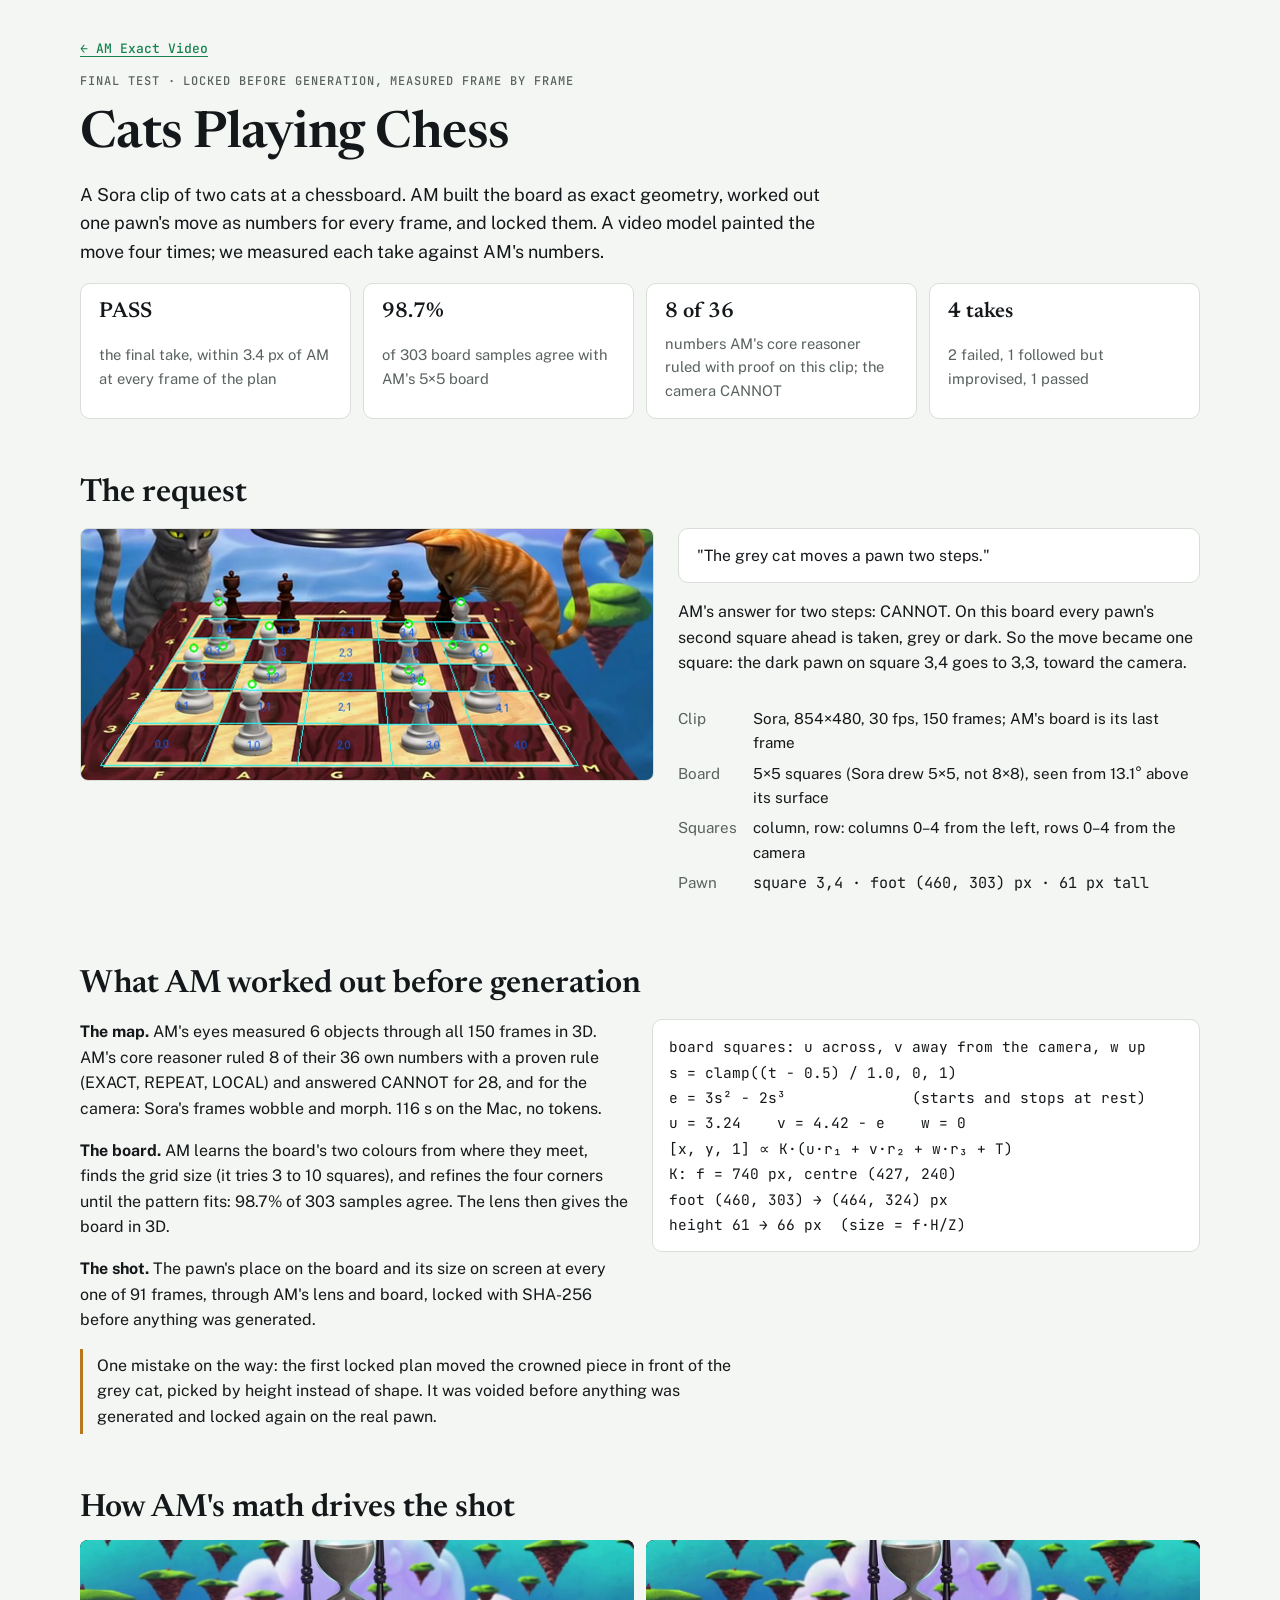
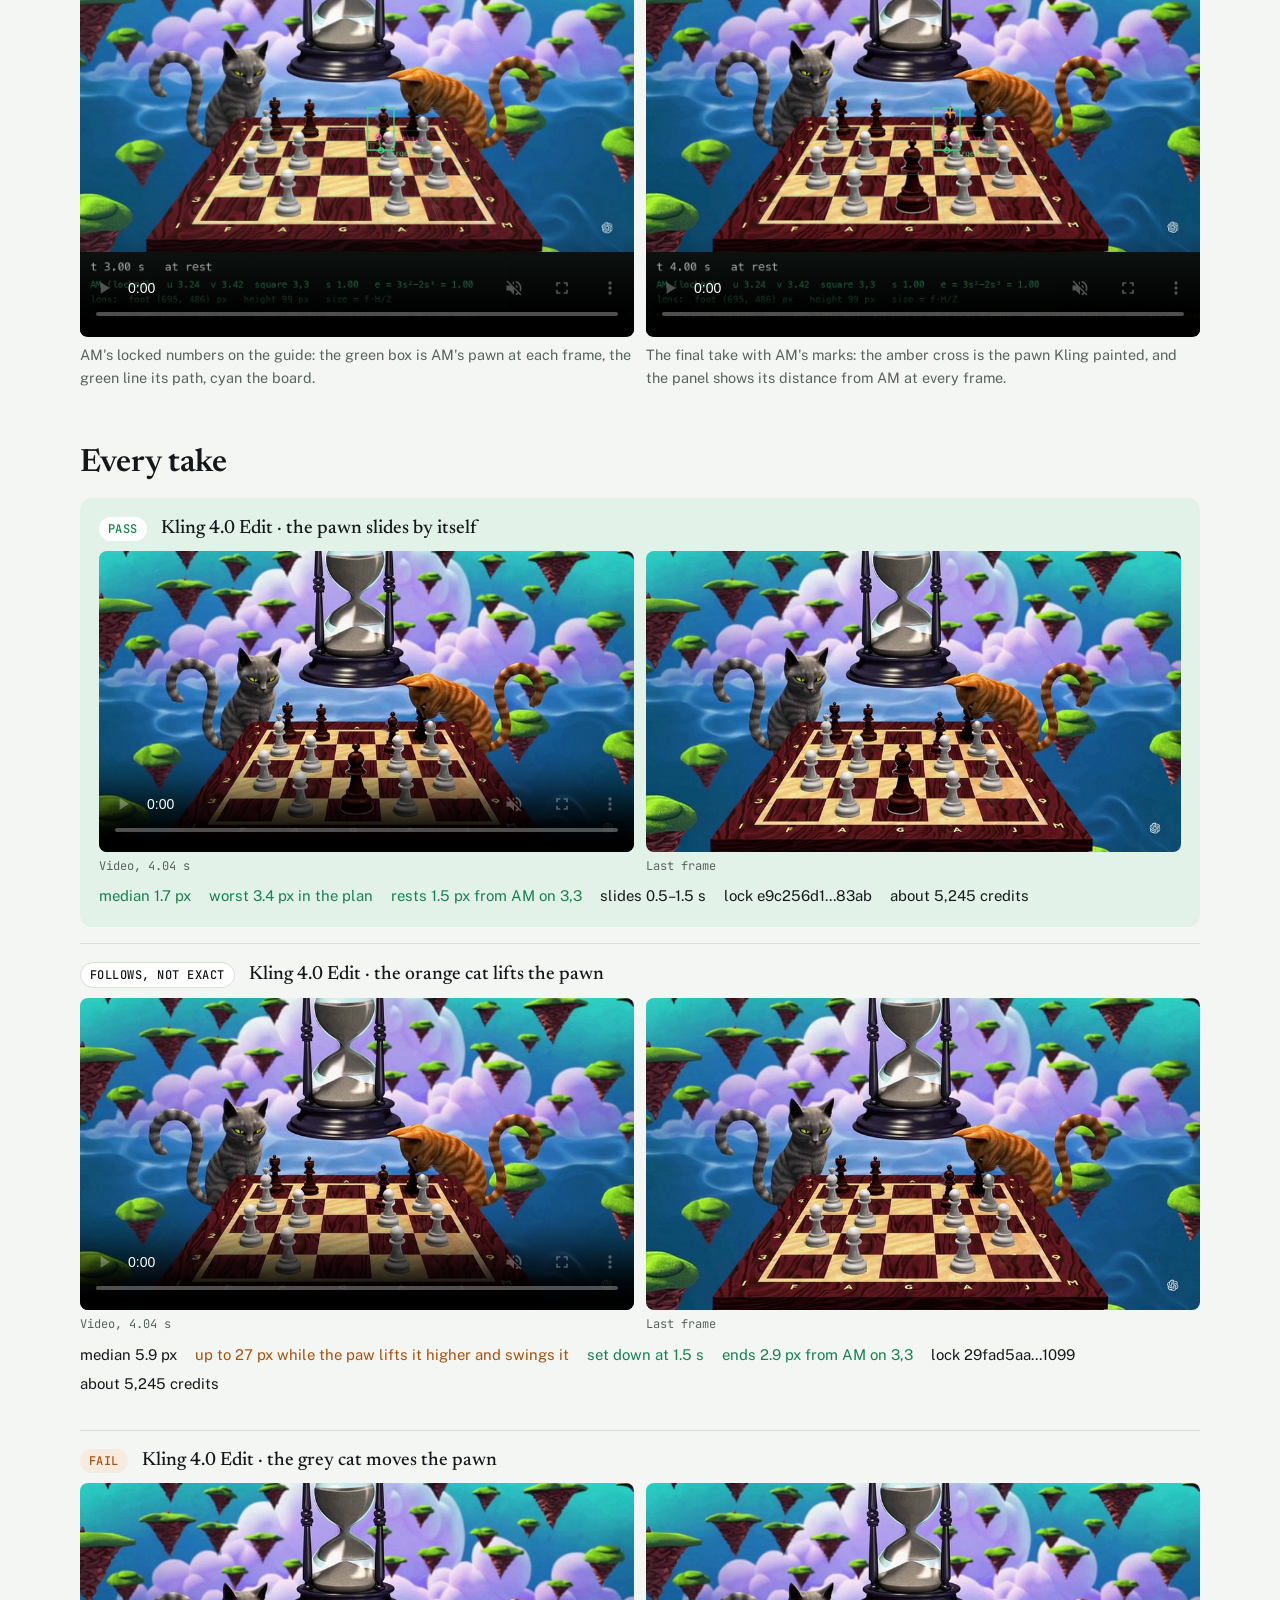
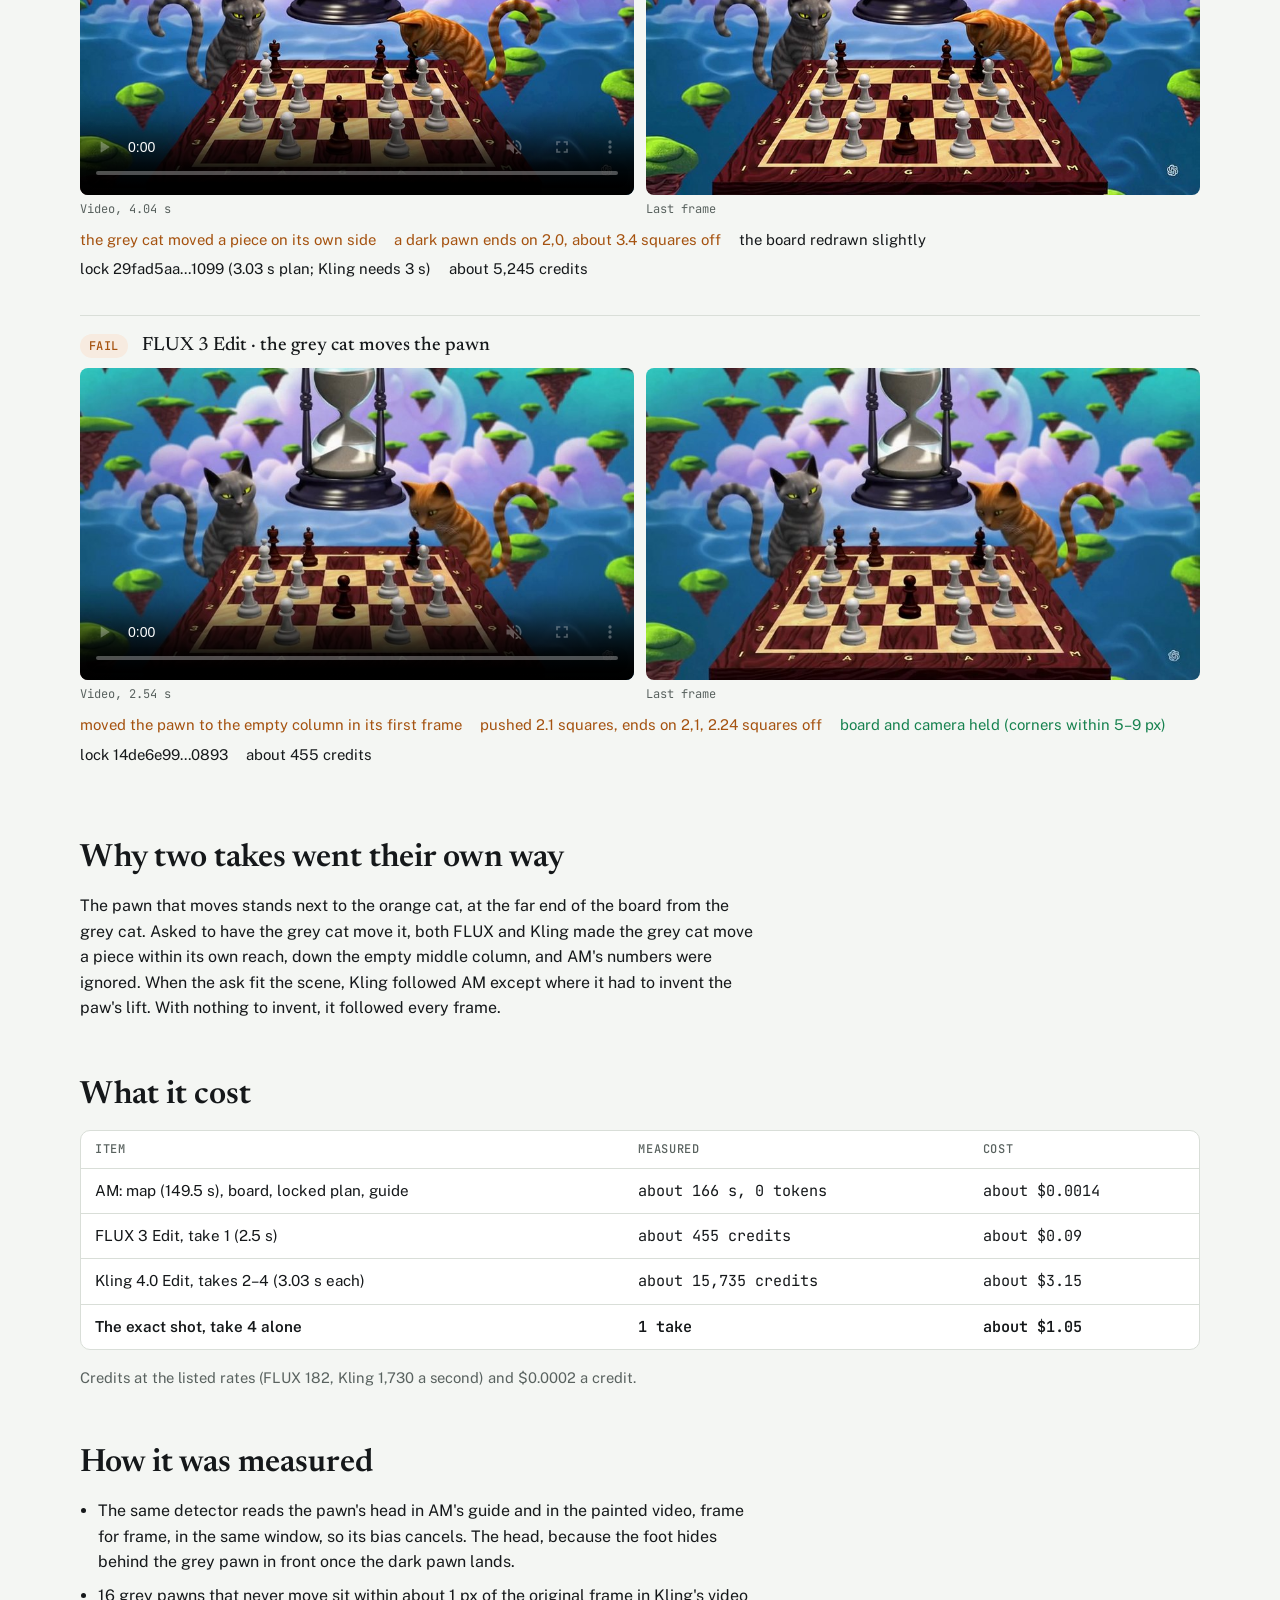
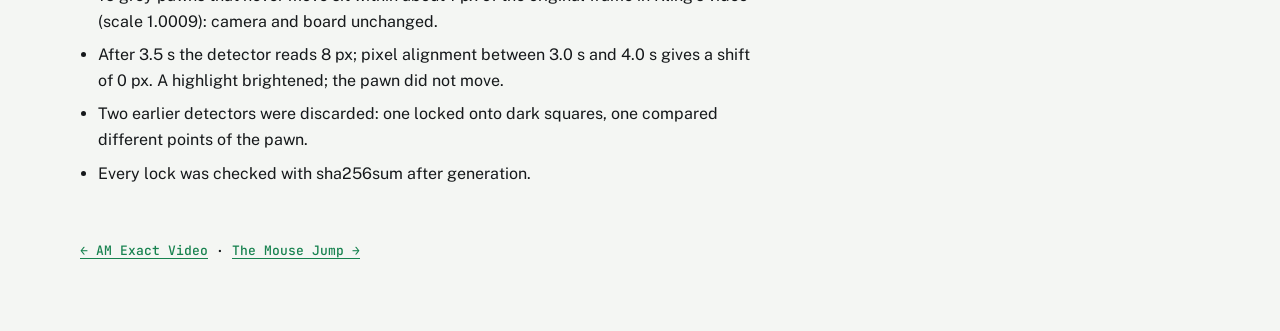
<file: site/chess.html>
<!doctype html>
<html lang="en">
<head>
<meta charset="utf-8">
<meta name="viewport" content="width=device-width, initial-scale=1, viewport-fit=cover">
<title>Cats Playing Chess</title>
<link rel="preconnect" href="https://fonts.googleapis.com">
<link rel="preconnect" href="https://fonts.gstatic.com" crossorigin>
<link rel="stylesheet" href="https://fonts.googleapis.com/css2?family=Newsreader:opsz,wght@6..72,500;6..72,600&family=Public+Sans:wght@400;500;600&family=JetBrains+Mono:wght@400;500&display=swap">
<link rel="stylesheet" href="site.css">
</head>
<body>
<main>
  <header class="stack">
    <a class="back" href="index.html">← AM Exact Video</a>
    <div class="eyebrow">Final test · locked before generation, measured frame by frame</div>
    <h1>Cats Playing Chess</h1>
    <p class="lede prose">A Sora clip of two cats at a chessboard. AM built the board as exact geometry, worked out one pawn's move as numbers for every frame, and locked them. A video model painted the move four times; we measured each take against AM's numbers.</p>
    <div class="figures">
      <div class="figure"><b>PASS</b><span>the final take, within 3.4 px of AM at every frame of the plan</span></div>
      <div class="figure"><b>98.7%</b><span>of 303 board samples agree with AM's 5×5 board</span></div>
      <div class="figure"><b>8 of 36</b><span>numbers AM's core reasoner ruled with proof on this clip; the camera CANNOT</span></div>
      <div class="figure"><b>4 takes</b><span>2 failed, 1 followed but improvised, 1 passed</span></div>
    </div>
  </header>

  <section class="stack" aria-labelledby="req">
    <h2 id="req">The request</h2>
    <div class="request">
      <img src="media/chess_board_grid.jpg" alt="The chessboard with AM's 5 by 5 grid and every square named">
      <div class="stack">
        <p class="ask">"The grey cat moves a pawn two steps."</p>
        <p>AM's answer for two steps: CANNOT. On this board every pawn's second square ahead is taken, grey or dark. So the move became one square: the dark pawn on square 3,4 goes to 3,3, toward the camera.</p>
        <dl class="facts">
          <dt>Clip</dt><dd>Sora, 854×480, 30 fps, 150 frames; AM's board is its last frame</dd>
          <dt>Board</dt><dd>5×5 squares (Sora drew 5×5, not 8×8), seen from 13.1° above its surface</dd>
          <dt>Squares</dt><dd>column, row: columns 0–4 from the left, rows 0–4 from the camera</dd>
          <dt>Pawn</dt><dd class="num">square 3,4 · foot (460, 303) px · 61 px tall</dd>
        </dl>
      </div>
    </div>
  </section>

  <section class="stack" aria-labelledby="core">
    <h2 id="core">What AM worked out before generation</h2>
    <div class="core">
      <div class="stack prose">
        <p><b>The map.</b> AM's eyes measured 6 objects through all 150 frames in 3D. AM's core reasoner ruled 8 of their 36 own numbers with a proven rule (EXACT, REPEAT, LOCAL) and answered CANNOT for 28, and for the camera: Sora's frames wobble and morph. 116 s on the Mac, no tokens.</p>
        <p><b>The board.</b> AM learns the board's two colours from where they meet, finds the grid size (it tries 3 to 10 squares), and refines the four corners until the pattern fits: 98.7% of 303 samples agree. The lens then gives the board in 3D.</p>
        <p><b>The shot.</b> The pawn's place on the board and its size on screen at every one of 91 frames, through AM's lens and board, locked with SHA-256 before anything was generated.</p>
      </div>
      <div class="eq">board squares: u across, v away from the camera, w up
s = clamp((t − 0.5) / 1.0, 0, 1)
e = 3s² − 2s³              (starts and stops at rest)
u = 3.24    v = 4.42 − e    w = 0
[x, y, 1] ∝ K·(u·r₁ + v·r₂ + w·r₃ + T)
K: f = 740 px, centre (427, 240)
foot (460, 303) → (464, 324) px
height 61 → 66 px  (size = f·H/Z)</div>
    </div>
    <p class="note prose">One mistake on the way: the first locked plan moved the crowned piece in front of the grey cat, picked by height instead of shape. It was voided before anything was generated and locked again on the real pawn.</p>
  </section>

  <section class="explain" aria-labelledby="how">
    <h2 id="how">How AM's math drives the shot</h2>
    <div class="pair">
      <figure><video src="media/chess_label_guide.mp4" poster="media/chess_label_guide_last.jpg" controls muted playsinline loop preload="metadata"></video><figcaption>AM's locked numbers on the guide: the green box is AM's pawn at each frame, the green line its path, cyan the board.</figcaption></figure>
      <figure><video src="media/chess_label_kling.mp4" poster="media/chess_label_kling_last.jpg" controls muted playsinline loop preload="metadata"></video><figcaption>The final take with AM's marks: the amber cross is the pawn Kling painted, and the panel shows its distance from AM at every frame.</figcaption></figure>
    </div>
  </section>

  <section class="stack" aria-labelledby="takes">
    <h2 id="takes">Every take</h2>

    <div class="take am">
      <div class="take-head"><span class="pill ok">PASS</span><h3>Kling 4.0 Edit · the pawn slides by itself</h3></div>
      <div class="media">
        <figure><video src="media/chess_kling_slide.mp4" poster="media/chess_kling_slide_last.jpg" controls muted playsinline loop preload="metadata"></video><figcaption>Video, 4.04 s</figcaption></figure>
        <figure><img src="media/chess_kling_slide_last.jpg" alt="Last frame: the dark pawn on square 3,3"><figcaption>Last frame</figcaption></figure>
      </div>
      <div class="metrics"><span class="good">median 1.7 px</span><span class="good">worst 3.4 px in the plan</span><span class="good">rests 1.5 px from AM on 3,3</span><span>slides 0.5–1.5 s</span><span>lock e9c256d1…83ab</span><span>about 5,245 credits</span></div>
    </div>

    <div class="take">
      <div class="take-head"><span class="pill part">FOLLOWS, NOT EXACT</span><h3>Kling 4.0 Edit · the orange cat lifts the pawn</h3></div>
      <div class="media">
        <figure><video src="media/chess_kling_orange.mp4" poster="media/chess_kling_orange_last.jpg" controls muted playsinline loop preload="metadata"></video><figcaption>Video, 4.04 s</figcaption></figure>
        <figure><img src="media/chess_kling_orange_last.jpg" alt="Last frame: the dark pawn on square 3,3 after the orange cat moved it"><figcaption>Last frame</figcaption></figure>
      </div>
      <div class="metrics"><span>median 5.9 px</span><span class="bad">up to 27 px while the paw lifts it higher and swings it</span><span class="good">set down at 1.5 s</span><span class="good">ends 2.9 px from AM on 3,3</span><span>lock 29fad5aa…1099</span><span>about 5,245 credits</span></div>
    </div>

    <div class="take">
      <div class="take-head"><span class="pill no">FAIL</span><h3>Kling 4.0 Edit · the grey cat moves the pawn</h3></div>
      <div class="media">
        <figure><video src="media/chess_kling_grey.mp4" poster="media/chess_kling_grey_last.jpg" controls muted playsinline loop preload="metadata"></video><figcaption>Video, 4.04 s</figcaption></figure>
        <figure><img src="media/chess_kling_grey_last.jpg" alt="Last frame: a dark pawn in the middle column near the camera"><figcaption>Last frame</figcaption></figure>
      </div>
      <div class="metrics"><span class="bad">the grey cat moved a piece on its own side</span><span class="bad">a dark pawn ends on 2,0, about 3.4 squares off</span><span>the board redrawn slightly</span><span>lock 29fad5aa…1099 (3.03 s plan; Kling needs 3 s)</span><span>about 5,245 credits</span></div>
    </div>

    <div class="take">
      <div class="take-head"><span class="pill no">FAIL</span><h3>FLUX 3 Edit · the grey cat moves the pawn</h3></div>
      <div class="media">
        <figure><video src="media/chess_flux_grey.mp4" poster="media/chess_flux_grey_last.jpg" controls muted playsinline loop preload="metadata"></video><figcaption>Video, 2.54 s</figcaption></figure>
        <figure><img src="media/chess_flux_grey_last.jpg" alt="Last frame: the dark pawn near the camera in the middle column"><figcaption>Last frame</figcaption></figure>
      </div>
      <div class="metrics"><span class="bad">moved the pawn to the empty column in its first frame</span><span class="bad">pushed 2.1 squares, ends on 2,1, 2.24 squares off</span><span class="good">board and camera held (corners within 5–9 px)</span><span>lock 14de6e99…0893</span><span>about 455 credits</span></div>
    </div>
  </section>

  <section class="stack prose" aria-labelledby="why">
    <h2 id="why">Why two takes went their own way</h2>
    <p>The pawn that moves stands next to the orange cat, at the far end of the board from the grey cat. Asked to have the grey cat move it, both FLUX and Kling made the grey cat move a piece within its own reach, down the empty middle column, and AM's numbers were ignored. When the ask fit the scene, Kling followed AM except where it had to invent the paw's lift. With nothing to invent, it followed every frame.</p>
  </section>

  <section class="stack" aria-labelledby="cost">
    <h2 id="cost">What it cost</h2>
    <div class="table-wrap"><table>
      <thead><tr><th>Item</th><th>Measured</th><th>Cost</th></tr></thead>
      <tbody>
        <tr><td>AM: map (149.5 s), board, locked plan, guide</td><td class="n">about 166 s, 0 tokens</td><td class="n">about $0.0014</td></tr>
        <tr><td>FLUX 3 Edit, take 1 (2.5 s)</td><td class="n">about 455 credits</td><td class="n">about $0.09</td></tr>
        <tr><td>Kling 4.0 Edit, takes 2–4 (3.03 s each)</td><td class="n">about 15,735 credits</td><td class="n">about $3.15</td></tr>
        <tr class="total"><td>The exact shot, take 4 alone</td><td class="n">1 take</td><td class="n">about $1.05</td></tr>
      </tbody>
    </table></div>
    <p class="muted" style="font-size:0.92rem">Credits at the listed rates (FLUX 182, Kling 1,730 a second) and $0.0002 a credit.</p>
  </section>

  <section class="stack" aria-labelledby="measure">
    <h2 id="measure">How it was measured</h2>
    <ul class="list prose">
      <li>The same detector reads the pawn's head in AM's guide and in the painted video, frame for frame, in the same window, so its bias cancels. The head, because the foot hides behind the grey pawn in front once the dark pawn lands.</li>
      <li>16 grey pawns that never move sit within about 1 px of the original frame in Kling's video (scale 1.0009): camera and board unchanged.</li>
      <li>After 3.5 s the detector reads 8 px; pixel alignment between 3.0 s and 4.0 s gives a shift of 0 px. A highlight brightened; the pawn did not move.</li>
      <li>Two earlier detectors were discarded: one locked onto dark squares, one compared different points of the pawn.</li>
      <li>Every lock was checked with sha256sum after generation.</li>
    </ul>
  </section>

  <p class="back"><a href="index.html">← AM Exact Video</a> · <a href="mouse.html">The Mouse Jump →</a></p>
</main>
</body>
</html>
</file>
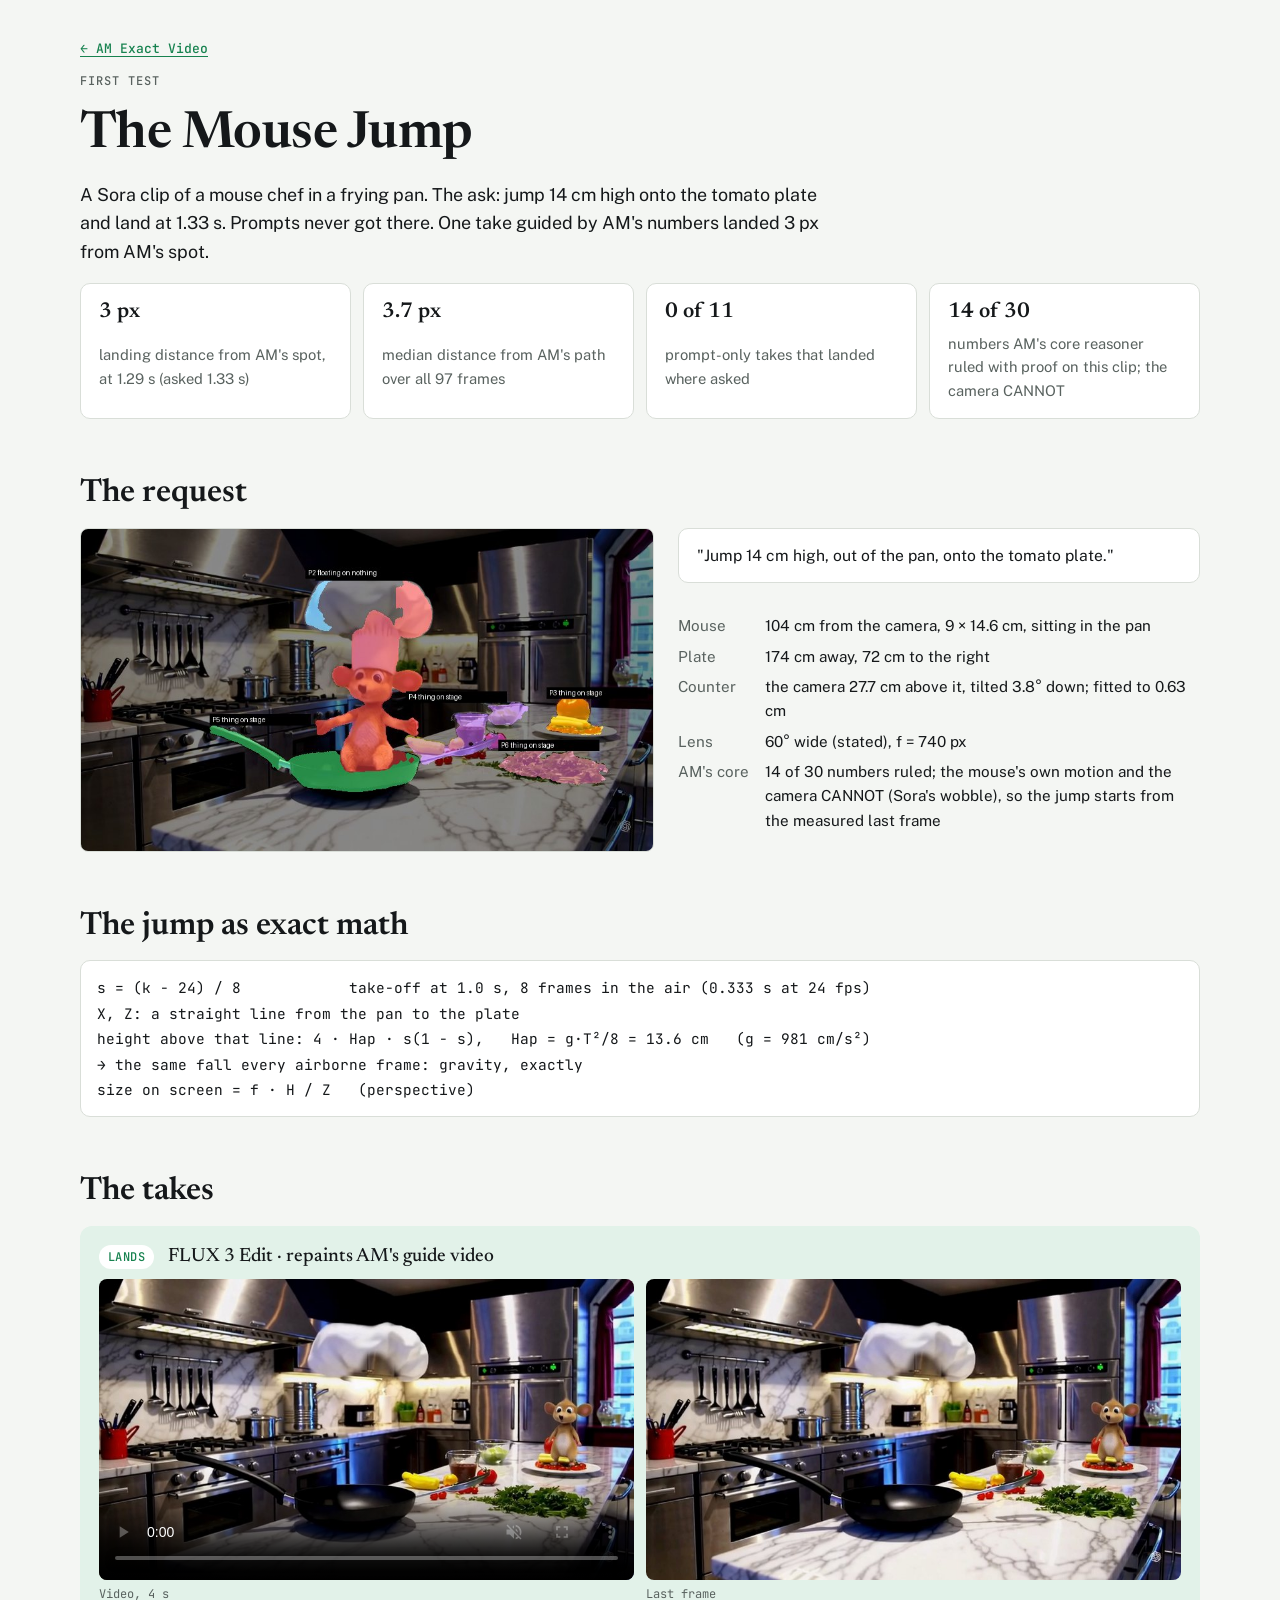
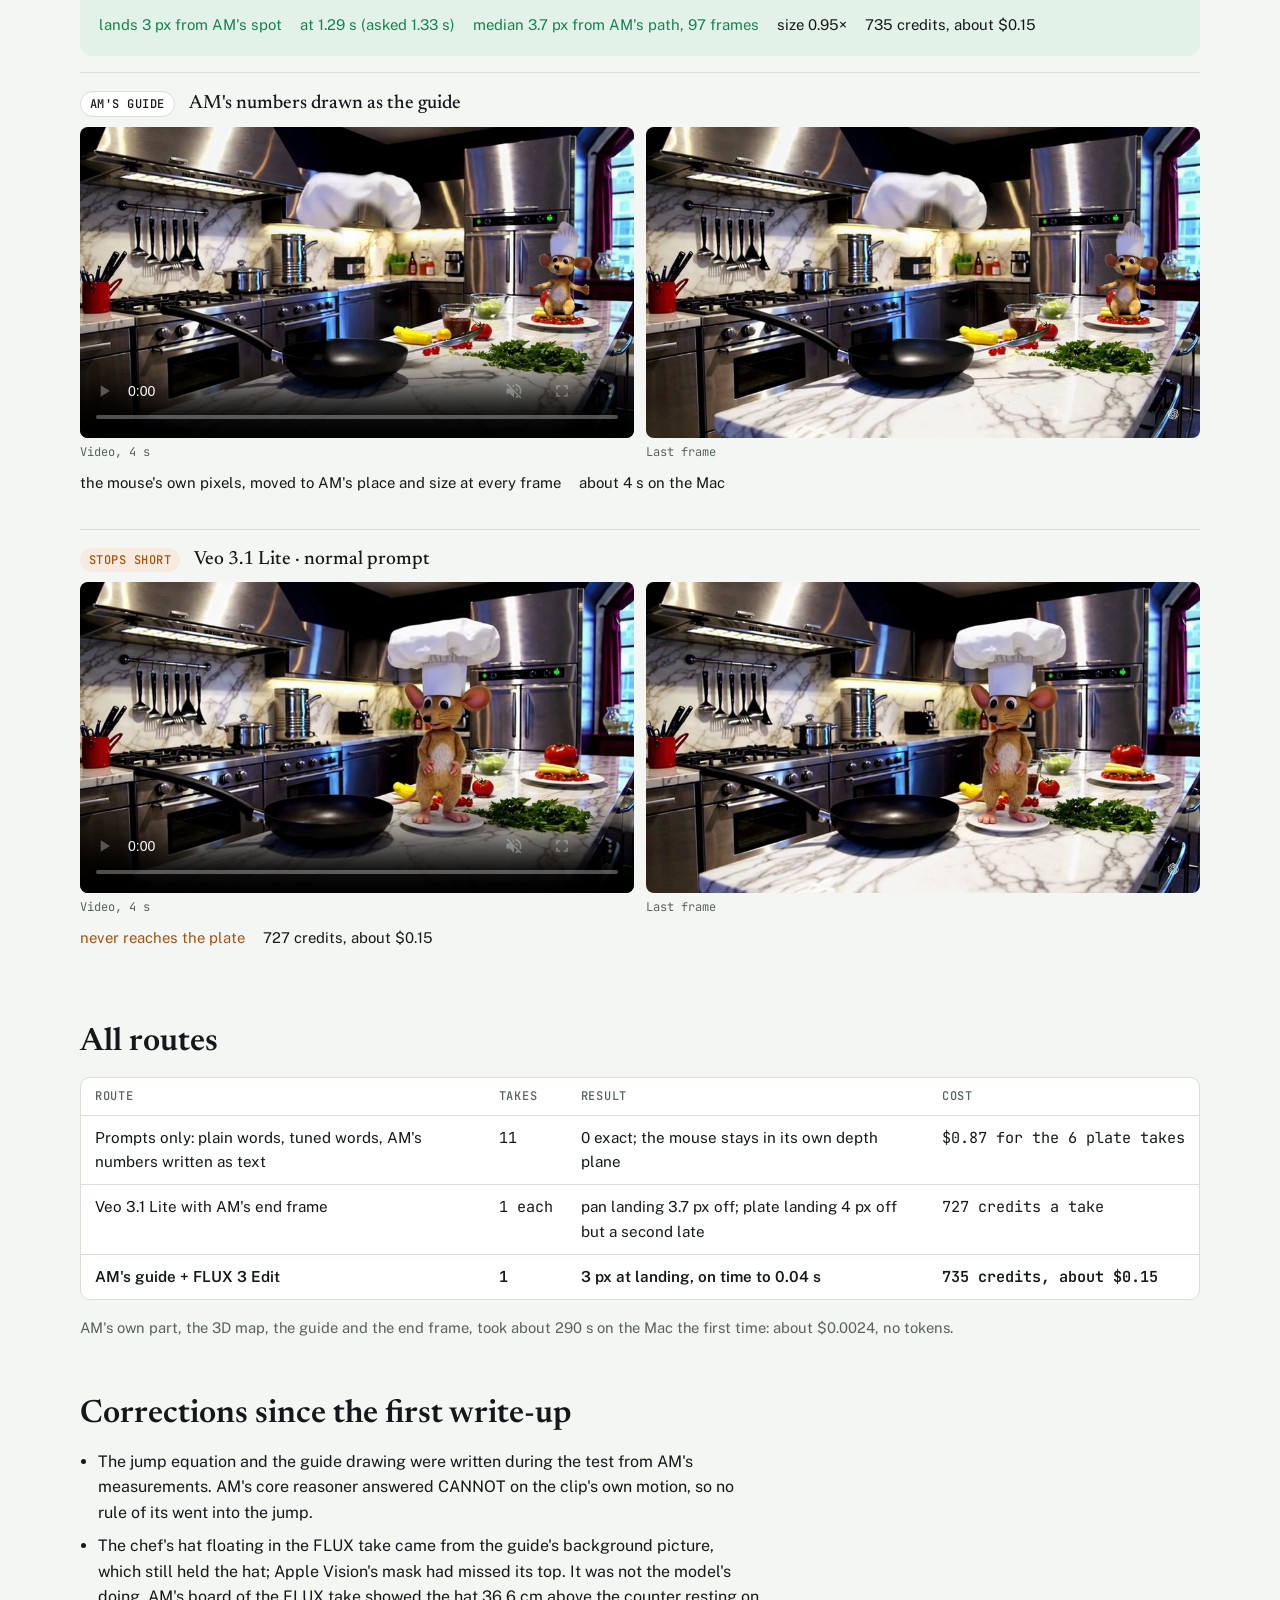
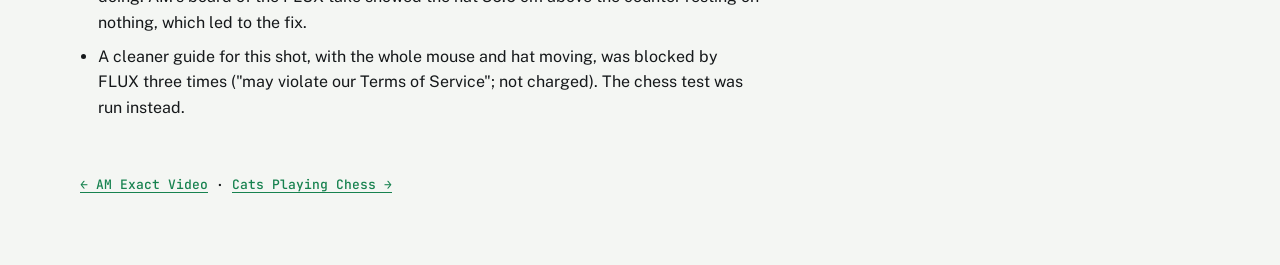
<file: site/mouse.html>
<!doctype html>
<html lang="en">
<head>
<meta charset="utf-8">
<meta name="viewport" content="width=device-width, initial-scale=1, viewport-fit=cover">
<title>The Mouse Jump</title>
<link rel="preconnect" href="https://fonts.googleapis.com">
<link rel="preconnect" href="https://fonts.gstatic.com" crossorigin>
<link rel="stylesheet" href="https://fonts.googleapis.com/css2?family=Newsreader:opsz,wght@6..72,500;6..72,600&family=Public+Sans:wght@400;500;600&family=JetBrains+Mono:wght@400;500&display=swap">
<link rel="stylesheet" href="site.css">
</head>
<body>
<main>
  <header class="stack">
    <a class="back" href="index.html">← AM Exact Video</a>
    <div class="eyebrow">First test</div>
    <h1>The Mouse Jump</h1>
    <p class="lede prose">A Sora clip of a mouse chef in a frying pan. The ask: jump 14 cm high onto the tomato plate and land at 1.33 s. Prompts never got there. One take guided by AM's numbers landed 3 px from AM's spot.</p>
    <div class="figures">
      <div class="figure"><b>3 px</b><span>landing distance from AM's spot, at 1.29 s (asked 1.33 s)</span></div>
      <div class="figure"><b>3.7 px</b><span>median distance from AM's path over all 97 frames</span></div>
      <div class="figure"><b>0 of 11</b><span>prompt-only takes that landed where asked</span></div>
      <div class="figure"><b>14 of 30</b><span>numbers AM's core reasoner ruled with proof on this clip; the camera CANNOT</span></div>
    </div>
  </header>

  <section class="stack" aria-labelledby="req">
    <h2 id="req">The request</h2>
    <div class="request">
      <img src="media/mouse_puzzle.jpg" alt="The clip's last frame with each piece coloured: the mouse in the pan, the plate, the bowls and the parsley">
      <div class="stack">
        <p class="ask">"Jump 14 cm high, out of the pan, onto the tomato plate."</p>
        <dl class="facts">
          <dt>Mouse</dt><dd>104 cm from the camera, 9 × 14.6 cm, sitting in the pan</dd>
          <dt>Plate</dt><dd>174 cm away, 72 cm to the right</dd>
          <dt>Counter</dt><dd>the camera 27.7 cm above it, tilted 3.8° down; fitted to 0.63 cm</dd>
          <dt>Lens</dt><dd>60° wide (stated), f = 740 px</dd>
          <dt>AM's core</dt><dd>14 of 30 numbers ruled; the mouse's own motion and the camera CANNOT (Sora's wobble), so the jump starts from the measured last frame</dd>
        </dl>
      </div>
    </div>
  </section>

  <section class="stack" aria-labelledby="eq">
    <h2 id="eq">The jump as exact math</h2>
    <div class="eq">s = (k − 24) / 8            take-off at 1.0 s, 8 frames in the air (0.333 s at 24 fps)
X, Z: a straight line from the pan to the plate
height above that line: 4 · Hap · s(1 − s),   Hap = g·T²/8 = 13.6 cm   (g = 981 cm/s²)
→ the same fall every airborne frame: gravity, exactly
size on screen = f · H / Z   (perspective)</div>
  </section>

  <section class="stack" aria-labelledby="takes">
    <h2 id="takes">The takes</h2>

    <div class="take am">
      <div class="take-head"><span class="pill ok">LANDS</span><h3>FLUX 3 Edit · repaints AM's guide video</h3></div>
      <div class="media">
        <figure><video src="media/mouse_flux_G.mp4" poster="media/mouse_flux_G_last.jpg" controls muted playsinline loop preload="metadata"></video><figcaption>Video, 4 s</figcaption></figure>
        <figure><img src="media/mouse_flux_G_last.jpg" alt="Last frame: the mouse on the tomato plate"><figcaption>Last frame</figcaption></figure>
      </div>
      <div class="metrics"><span class="good">lands 3 px from AM's spot</span><span class="good">at 1.29 s (asked 1.33 s)</span><span class="good">median 3.7 px from AM's path, 97 frames</span><span>size 0.95×</span><span>735 credits, about $0.15</span></div>
    </div>

    <div class="take">
      <div class="take-head"><span class="pill part">AM'S GUIDE</span><h3>AM's numbers drawn as the guide</h3></div>
      <div class="media">
        <figure><video src="media/mouse_guide.mp4" poster="media/mouse_guide_last.jpg" controls muted playsinline loop preload="metadata"></video><figcaption>Video, 4 s</figcaption></figure>
        <figure><img src="media/mouse_guide_last.jpg" alt="Last frame of the guide: the mouse at AM's landing spot"><figcaption>Last frame</figcaption></figure>
      </div>
      <div class="metrics"><span>the mouse's own pixels, moved to AM's place and size at every frame</span><span>about 4 s on the Mac</span></div>
    </div>

    <div class="take">
      <div class="take-head"><span class="pill no">STOPS SHORT</span><h3>Veo 3.1 Lite · normal prompt</h3></div>
      <div class="media">
        <figure><video src="media/mouse_prompt_A.mp4" poster="media/mouse_prompt_A_last.jpg" controls muted playsinline loop preload="metadata"></video><figcaption>Video, 4 s</figcaption></figure>
        <figure><img src="media/mouse_prompt_A_last.jpg" alt="Last frame: the mouse short of the plate"><figcaption>Last frame</figcaption></figure>
      </div>
      <div class="metrics"><span class="bad">never reaches the plate</span><span>727 credits, about $0.15</span></div>
    </div>
  </section>

  <section class="stack" aria-labelledby="all">
    <h2 id="all">All routes</h2>
    <div class="table-wrap"><table>
      <thead><tr><th>Route</th><th>Takes</th><th>Result</th><th>Cost</th></tr></thead>
      <tbody>
        <tr><td>Prompts only: plain words, tuned words, AM's numbers written as text</td><td class="n">11</td><td>0 exact; the mouse stays in its own depth plane</td><td class="n">$0.87 for the 6 plate takes</td></tr>
        <tr><td>Veo 3.1 Lite with AM's end frame</td><td class="n">1 each</td><td>pan landing 3.7 px off; plate landing 4 px off but a second late</td><td class="n">727 credits a take</td></tr>
        <tr class="total"><td>AM's guide + FLUX 3 Edit</td><td class="n">1</td><td>3 px at landing, on time to 0.04 s</td><td class="n">735 credits, about $0.15</td></tr>
      </tbody>
    </table></div>
    <p class="muted" style="font-size:0.92rem">AM's own part, the 3D map, the guide and the end frame, took about 290 s on the Mac the first time: about $0.0024, no tokens.</p>
  </section>

  <section class="stack" aria-labelledby="corr">
    <h2 id="corr">Corrections since the first write-up</h2>
    <ul class="list prose">
      <li>The jump equation and the guide drawing were written during the test from AM's measurements. AM's core reasoner answered CANNOT on the clip's own motion, so no rule of its went into the jump.</li>
      <li>The chef's hat floating in the FLUX take came from the guide's background picture, which still held the hat; Apple Vision's mask had missed its top. It was not the model's doing. AM's board of the FLUX take showed the hat 36.6 cm above the counter resting on nothing, which led to the fix.</li>
      <li>A cleaner guide for this shot, with the whole mouse and hat moving, was blocked by FLUX three times ("may violate our Terms of Service"; not charged). The chess test was run instead.</li>
    </ul>
  </section>

  <p class="back"><a href="index.html">← AM Exact Video</a> · <a href="chess.html">Cats Playing Chess →</a></p>
</main>
</body>
</html>
</file>
<file: site/site.css>
/* Layout: one reading column for the argument; each take is a wide row of its video and its last frame, with the
   measured numbers underneath, so the eye compares landings straight down the page (the Mouse Jump Test's layout). */
:root {
  --ground: #f4f6f3; --surface: #ffffff; --ink: #15181a; --muted: #59625f; --rule: #d9ded8;
  --accent: #17824f; --accent-soft: #e2f2e9; --miss: #a5520f; --miss-soft: #f7ebe0; --mark: #b9761a;
  --band: rgba(23, 130, 79, 0.08); --artifact: rgba(89, 98, 95, 0.10);
  --font-display: "Newsreader", "Iowan Old Style", Georgia, serif;
  --font-body: "Public Sans", -apple-system, "Segoe UI", Helvetica, Arial, sans-serif;
  --font-data: "JetBrains Mono", ui-monospace, "SF Mono", Menlo, monospace;
}
@media (prefers-color-scheme: dark) { :root:not([data-theme="light"]) {
  --ground: #0f1311; --surface: #161b18; --ink: #e8ece9; --muted: #9ba59f; --rule: #29312c;
  --accent: #46cf8c; --accent-soft: #15291f; --miss: #e59b58; --miss-soft: #2b1f14; --mark: #f0b45a;
  --band: rgba(70, 207, 140, 0.10); --artifact: rgba(155, 165, 159, 0.12); color-scheme: dark; } }
:root[data-theme="dark"] {
  --ground: #0f1311; --surface: #161b18; --ink: #e8ece9; --muted: #9ba59f; --rule: #29312c;
  --accent: #46cf8c; --accent-soft: #15291f; --miss: #e59b58; --miss-soft: #2b1f14; --mark: #f0b45a;
  --band: rgba(70, 207, 140, 0.10); --artifact: rgba(155, 165, 159, 0.12); color-scheme: dark; }
* { box-sizing: border-box; }
body { margin: 0; background: var(--ground); color: var(--ink); font: 400 16px/1.6 var(--font-body);
  padding-left: max(16px, env(safe-area-inset-left, 0px)); padding-right: max(16px, env(safe-area-inset-right, 0px)); padding-block: 40px 72px; }
main { max-width: 1120px; margin: 0 auto; display: grid; gap: 56px; }
a { color: var(--accent); text-underline-offset: 3px; }
a:focus-visible { outline: 2px solid var(--accent); outline-offset: 3px; }
.prose { max-width: 68ch; }
h1, h2, h3 { font-family: var(--font-display); font-weight: 600; text-wrap: balance; margin: 0; line-height: 1.15; }
h1 { font-size: clamp(2.1rem, 5vw, 3.2rem); letter-spacing: -0.01em; }
h2 { font-size: clamp(1.5rem, 3vw, 2rem); }
h3 { font-size: 1.2rem; font-weight: 500; }
p { margin: 0; }
.stack { display: grid; gap: 16px; min-width: 0; }
.eyebrow { font: 500 12px/1.4 var(--font-data); letter-spacing: 0.08em; text-transform: uppercase; color: var(--muted); }
.lede { font-size: 1.12rem; }
.muted { color: var(--muted); }
.num { font-family: var(--font-data); font-variant-numeric: tabular-nums; }
.back { font: 500 13px var(--font-data); }
.figures { display: grid; grid-template-columns: repeat(auto-fit, minmax(230px, 1fr)); gap: 12px; }
.figure { background: var(--surface); border: 1px solid var(--rule); border-radius: 10px; padding: 16px 18px; display: grid; gap: 6px; }
.figure b { font: 600 1.35rem/1.2 var(--font-display); }
.figure span { color: var(--muted); font-size: 0.92rem; }
.request { display: grid; grid-template-columns: minmax(0, 1.1fr) minmax(0, 1fr); gap: 24px; align-items: start; }
.request img { width: 100%; height: auto; border-radius: 8px; display: block; border: 1px solid var(--rule); }
.facts { display: grid; grid-template-columns: max-content minmax(0, 1fr); gap: 6px 16px; font-size: 0.95rem; }
.facts dt { color: var(--muted); }
.facts dd { margin: 0; min-width: 0; overflow-wrap: anywhere; }
.ask { background: var(--surface); border: 1px solid var(--rule); border-radius: 10px; padding: 14px 18px; font-size: 0.98rem; }
.take { display: grid; gap: 10px; padding-block: 18px; border-top: 1px solid var(--rule); }
.take.am { background: var(--accent-soft); border: 1px solid transparent; border-radius: 12px; padding: 18px; }
.take-head { display: flex; flex-wrap: wrap; align-items: center; gap: 10px 14px; }
.pill { font: 500 12px/1 var(--font-data); letter-spacing: 0.04em; padding: 6px 9px; border-radius: 999px; white-space: nowrap; }
.pill.ok { background: var(--accent-soft); color: var(--accent); }
.take.am .pill.ok { background: var(--surface); }
.pill.no { background: var(--miss-soft); color: var(--miss); }
.pill.part { background: var(--surface); color: var(--ink); border: 1px solid var(--rule); }
.media { display: grid; grid-template-columns: repeat(2, minmax(0, 1fr)); gap: 12px; }
.media figure, .explain figure { margin: 0; display: grid; gap: 6px; min-width: 0; }
.media video, .media img { width: 100%; height: auto; aspect-ratio: 16 / 9; border-radius: 8px; background: #000; display: block; object-fit: cover; }
.media figcaption { font: 400 12px/1.4 var(--font-data); color: var(--muted); }
.metrics { display: flex; flex-wrap: wrap; gap: 6px 18px; font-size: 0.93rem; }
.metrics span { white-space: nowrap; }
.metrics .bad { color: var(--miss); }
.metrics .good { color: var(--accent); }
.explain { display: grid; gap: 14px; }
.explain .pair { display: grid; grid-template-columns: repeat(2, minmax(0, 1fr)); gap: 12px; }
.explain video { width: 100%; height: auto; aspect-ratio: 1280 / 916; border-radius: 8px; background: #000; display: block; }
.explain figcaption { font-size: 0.9rem; color: var(--muted); }
.core { display: grid; grid-template-columns: minmax(0, 1fr) minmax(0, 1fr); gap: 24px; align-items: start; }
.steps { margin: 0; padding-left: 1.3em; display: grid; gap: 10px; }
.table-wrap { overflow-x: auto; border: 1px solid var(--rule); border-radius: 10px; background: var(--surface); }
table { border-collapse: collapse; width: 100%; min-width: 560px; font-size: 0.95rem; }
th, td { text-align: left; padding: 10px 14px; border-bottom: 1px solid var(--rule); vertical-align: top; }
th { font: 500 12px/1.4 var(--font-data); letter-spacing: 0.06em; text-transform: uppercase; color: var(--muted); }
tr:last-child td { border-bottom: 0; }
td.n { font-family: var(--font-data); font-variant-numeric: tabular-nums; white-space: nowrap; }
tr.total td { font-weight: 600; }
.result { background: var(--surface); border: 1px solid var(--rule); border-radius: 12px; padding: 20px; display: grid; gap: 18px; }
.chart { position: relative; }
.chart svg { width: 100%; height: auto; display: block; overflow: visible; }
.tip { position: absolute; pointer-events: none; background: var(--ink); color: var(--ground); font: 12px/1.4 var(--font-data); padding: 5px 8px; border-radius: 4px; white-space: nowrap; transform: translate(-50%, -120%); }
.eq { font: 14.5px/1.75 var(--font-data); background: var(--surface); border: 1px solid var(--rule); border-radius: 10px; padding: 14px 16px; overflow-x: auto; white-space: pre; }
.cards { display: grid; grid-template-columns: repeat(2, minmax(0, 1fr)); gap: 14px; }
.card { display: grid; gap: 10px; padding: 18px; border: 1px solid var(--rule); border-radius: 10px; background: var(--surface); text-decoration: none; color: var(--ink); align-content: start; }
.card:hover { border-color: var(--accent); }
.card .go { font: 500 13px var(--font-data); color: var(--accent); }
ul.list { margin: 0; padding-left: 1.1em; display: grid; gap: 8px; }
.note { border-left: 3px solid var(--mark); padding: 4px 0 4px 14px; }
@media (max-width: 760px) {
  .request, .media, .explain .pair, .core, .cards { grid-template-columns: minmax(0, 1fr); }
}
@media (prefers-reduced-motion: reduce) { * { scroll-behavior: auto; } }
</file>
